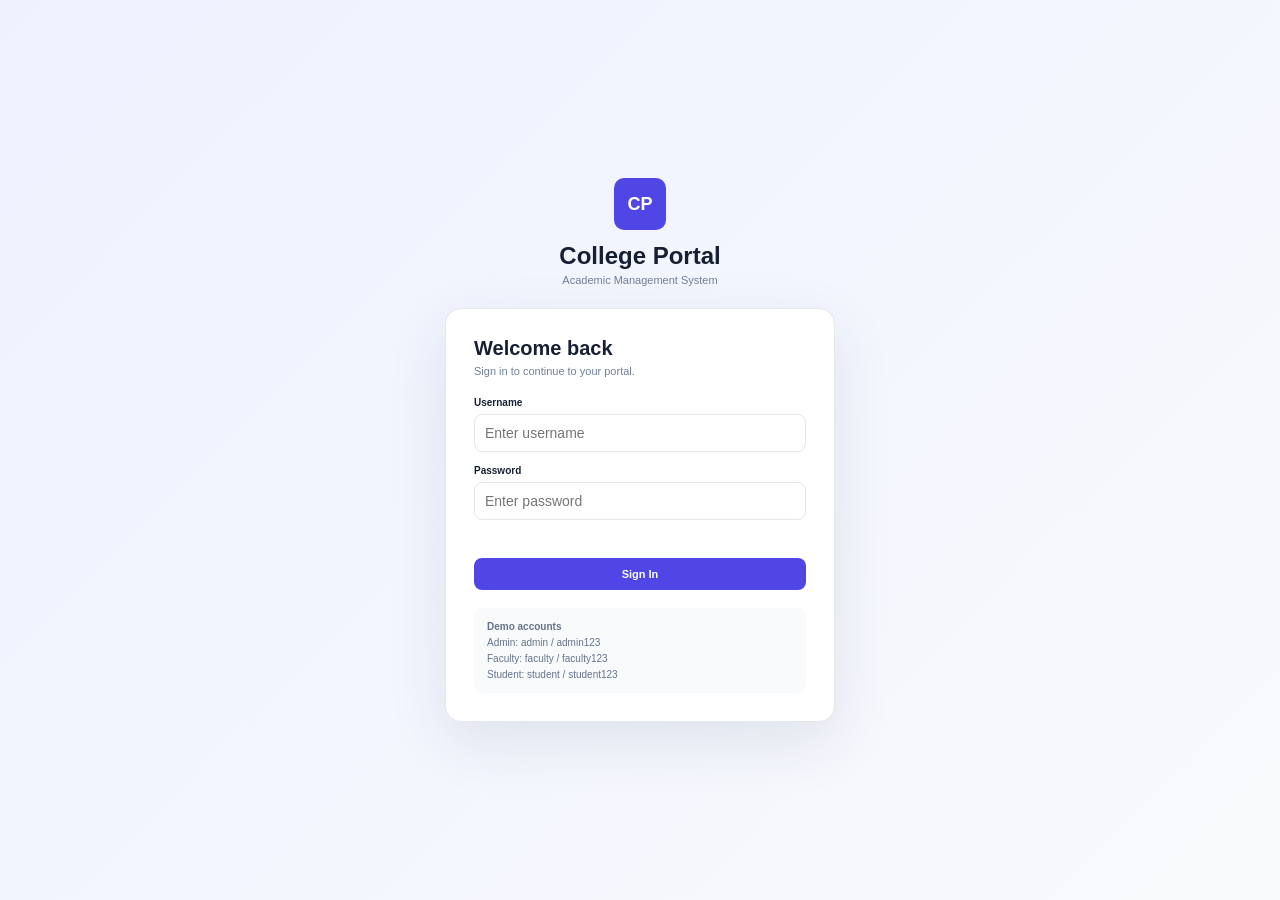
<file: index.html>
<!DOCTYPE html>
<html lang="en">
<head>
<meta charset="UTF-8">
<meta name="viewport" content="width=device-width, initial-scale=1.0">
<title>College Portal - Login</title>
<link rel="stylesheet" href="css/style.css">
</head>
<body class="login-body">

<div class="login-wrapper">
    <div class="login-brand">
        <div class="logo-icon large">CP</div>
        <h1>College Portal</h1>
        <p>Academic Management System</p>
    </div>

    <div class="login-card">
        <div class="login-heading">
            <h2>Welcome back</h2>
            <p>Sign in to continue to your portal.</p>
        </div>

        <form id="loginForm">
            <div class="form-group">
                <label for="loginUsername">Username</label>
                <input id="loginUsername" type="text" autocomplete="username" placeholder="Enter username" required>
            </div>

            <div class="form-group">
                <label for="loginPassword">Password</label>
                <input id="loginPassword" type="password" autocomplete="current-password" placeholder="Enter password" required>
            </div>

            <div id="loginError" class="form-error"></div>

            <button class="primary-btn full-btn" type="submit">Sign In</button>
        </form>

        <div class="demo-accounts">
            <strong>Demo accounts</strong>
            <span>Admin: admin / admin123</span>
            <span>Faculty: faculty / faculty123</span>
            <span>Student: student / student123</span>
        </div>
    </div>
</div>

<script src="js/script.js"></script>
</body>
</html>
</file>
<file: css/style.css>
*{margin:0;padding:0;box-sizing:border-box}
:root{--primary:#4f46e5;--primary-dark:#4338ca;--background:#f5f7fb;--surface:#fff;--text:#172033;--muted:#718096;--border:#e5e7eb;--success:#16a34a;--warning:#d97706;--danger:#dc2626;--shadow:0 8px 30px rgba(20,30,60,.06)}
body{font-family:Inter,Segoe UI,Arial,sans-serif;background:var(--background);color:var(--text);font-size:14px}
body.dark{--background:#0f172a;--surface:#172033;--text:#f8fafc;--muted:#94a3b8;--border:#2b364a;--shadow:0 8px 30px rgba(0,0,0,.2)}
button,input,select,textarea{font:inherit}
button{cursor:pointer}
.app{display:flex;min-height:100vh}
.sidebar{position:fixed;left:0;top:0;width:245px;height:100vh;background:var(--surface);border-right:1px solid var(--border);display:flex;flex-direction:column;z-index:1000}
.logo{display:flex;align-items:center;gap:11px;padding:23px 20px;border-bottom:1px solid var(--border)}
.logo-icon{width:38px;height:38px;background:var(--primary);color:#fff;border-radius:10px;display:flex;align-items:center;justify-content:center;font-weight:800}.logo-icon.large{width:52px;height:52px;font-size:18px;margin:auto}
.logo h2{font-size:18px}.logo span{font-size:11px;color:var(--muted)}
.sidebar-nav{padding:18px 12px;overflow:auto}.nav-title{font-size:9px;font-weight:800;color:var(--muted);letter-spacing:1px;margin:13px 9px 7px}
.nav-item{display:flex;gap:12px;align-items:center;width:100%;border:0;background:transparent;color:var(--muted);padding:11px 12px;border-radius:8px;text-align:left;margin:2px 0}.nav-item:hover,.nav-item.active{background:#eef2ff;color:var(--primary)}body.dark .nav-item:hover,body.dark .nav-item.active{background:#222b46}
.nav-item span{width:18px;text-align:center}.sidebar-bottom{margin-top:auto;padding:14px;border-top:1px solid var(--border)}.logout-btn{width:100%;border:0;background:transparent;color:var(--danger);padding:11px;text-align:left;border-radius:8px}.logout-btn:hover{background:#fef2f2}
.main{margin-left:245px;width:calc(100% - 245px);min-height:100vh}.topbar{height:76px;background:var(--surface);border-bottom:1px solid var(--border);display:flex;align-items:center;padding:0 28px;gap:20px;position:sticky;top:0;z-index:900}.menu-btn{display:none;border:0;background:transparent;font-size:20px;color:var(--text)}.page-heading{flex:1}.page-heading h1{font-size:20px}.page-heading p{font-size:11px;color:var(--muted);margin-top:3px}.topbar-actions{display:flex;align-items:center;gap:10px}.icon-btn{border:1px solid var(--border);background:var(--surface);color:var(--text);width:38px;height:38px;border-radius:9px}.notification-btn{position:relative}.notification-dot{position:absolute;width:6px;height:6px;background:#ef4444;border-radius:50%;top:8px;right:9px}.user-profile{display:flex;align-items:center;gap:9px;margin-left:8px}.avatar,.profile-avatar{width:38px;height:38px;border-radius:50%;background:#e0e7ff;color:var(--primary);display:flex;align-items:center;justify-content:center;font-weight:800}.user-info strong{display:block;font-size:12px}.user-info span{font-size:10px;color:var(--muted)}
.content{padding:26px;max-width:1500px;margin:auto}.page-section{display:block}.welcome-card{background:linear-gradient(135deg,#4f46e5,#6366f1);color:#fff;border-radius:15px;padding:26px;display:flex;justify-content:space-between;align-items:center;margin-bottom:20px}.welcome-card h2{font-size:24px;margin:7px 0}.welcome-card p:not(.small-label){opacity:.86}.small-label{font-size:10px;font-weight:800;letter-spacing:1px}.welcome-icon{font-size:50px}
.stats-grid{display:grid;grid-template-columns:repeat(4,1fr);gap:17px;margin-bottom:20px}.stat-card{background:var(--surface);border:1px solid var(--border);border-radius:13px;padding:19px;display:flex;align-items:center;gap:13px}.stat-icon{width:42px;height:42px;border-radius:10px;display:flex;align-items:center;justify-content:center}.stat-icon.blue{background:#e0e7ff}.stat-icon.green{background:#dcfce7}.stat-icon.purple{background:#ede9fe}.stat-icon.orange{background:#ffedd5}.stat-card span{font-size:11px;color:var(--muted)}.stat-card h3{font-size:22px;margin:4px 0}.stat-card small{font-size:10px;color:var(--muted)}.positive{color:var(--success)!important}
.dashboard-grid{display:grid;grid-template-columns:1fr 1fr;gap:20px}.card{background:var(--surface);border:1px solid var(--border);border-radius:13px;padding:20px;margin-bottom:20px;box-shadow:var(--shadow)}.card-header{display:flex;justify-content:space-between;align-items:center;gap:15px;margin-bottom:15px}.card-header h3{font-size:15px}.card-header p{font-size:11px;color:var(--muted);margin-top:4px}.text-btn{border:0;background:transparent;color:var(--primary);font-size:11px;font-weight:700}.class-item{display:flex;align-items:center;gap:12px;padding:12px 0;border-bottom:1px solid var(--border)}.class-time{font-size:11px;color:var(--primary);font-weight:700;width:85px}.class-item strong{font-size:12px}.class-item span{display:block;color:var(--muted);font-size:10px;margin-top:3px}
.section-header{display:flex;justify-content:space-between;align-items:center;gap:20px;margin-bottom:20px}.section-header h2{font-size:22px}.section-header p{color:var(--muted);font-size:11px;margin-top:4px}.primary-btn,.secondary-btn,.danger-btn{border:0;border-radius:8px;padding:10px 15px;font-size:11px;font-weight:700}.primary-btn{background:var(--primary);color:#fff}.primary-btn:hover{background:var(--primary-dark)}.secondary-btn{background:var(--border);color:var(--text)}.danger-btn{background:#fee2e2;color:#b91c1c}.full-btn{width:100%;margin-top:10px}
.table-actions{display:flex;gap:8px}.search-input,.filter-select,input,select,textarea{border:1px solid var(--border);background:var(--surface);color:var(--text);border-radius:8px;padding:10px;outline:none}.search-input{width:190px}.table-wrapper{overflow-x:auto}table{width:100%;border-collapse:collapse;min-width:700px}th{text-align:left;color:var(--muted);font-size:10px;text-transform:uppercase;padding:11px;background:var(--background)}td{padding:13px 11px;border-bottom:1px solid var(--border);font-size:12px}.student-cell{display:flex;align-items:center;gap:9px}.small-avatar{width:32px;height:32px;border-radius:50%;background:#e0e7ff;color:var(--primary);display:flex;align-items:center;justify-content:center;font-size:10px;font-weight:800}.student-cell strong{display:block}.student-cell span{font-size:10px;color:var(--muted)}.badge{display:inline-block;padding:5px 8px;border-radius:20px;font-size:9px;font-weight:700}.badge.success{background:#dcfce7;color:#15803d}.badge.warning{background:#fef3c7;color:#b45309}.badge.danger{background:#fee2e2;color:#b91c1c}.action-btn{border:0;background:transparent;padding:5px;font-size:14px}.action-btn.edit{color:var(--primary)}.action-btn.delete{color:var(--danger)}
.faculty-grid,.course-grid,.assignment-grid,.fee-grid{display:grid;grid-template-columns:repeat(3,1fr);gap:18px}.faculty-card,.course-card,.assignment-card,.fee-card,.result-box{background:var(--surface);border:1px solid var(--border);border-radius:13px;padding:20px}.faculty-card{text-align:center}.faculty-avatar{width:62px;height:62px;margin:0 auto 11px;border-radius:50%;background:#e0e7ff;color:var(--primary);display:flex;align-items:center;justify-content:center;font-weight:800;font-size:18px}.faculty-card h3,.course-card h3{font-size:15px}.faculty-card p,.course-card p,.assignment-card p{color:var(--muted);font-size:11px;margin-top:5px}.course-code{color:var(--primary);font-size:10px;font-weight:800}.course-meta{display:flex;justify-content:space-between;border-top:1px solid var(--border);padding-top:12px;margin-top:15px;font-size:10px;color:var(--muted)}.faculty-meta{display:flex;justify-content:space-between;align-items:center;gap:10px;margin-top:12px;padding-top:12px;border-top:1px solid var(--border);font-size:10px;color:var(--muted)}.faculty-toolbar{margin-bottom:18px}.faculty-details-content{padding-top:4px}.faculty-detail-head{display:flex;align-items:center;gap:14px;margin-bottom:16px}.faculty-avatar.large{width:72px;height:72px;font-size:24px}.faculty-detail-grid{display:grid;grid-template-columns:repeat(2,1fr);gap:12px;margin-bottom:18px}.faculty-detail-grid div{background:var(--background);border:1px solid var(--border);border-radius:10px;padding:12px}.faculty-detail-grid span{display:block;color:var(--muted);font-size:10px;margin-bottom:6px}.faculty-course-list{display:flex;flex-wrap:wrap;gap:10px}.course-badge{display:inline-block;padding:7px 10px;border-radius:999px;background:#eef2ff;color:var(--primary);font-size:10px;font-weight:700}.muted{color:var(--muted)}
.course-actions{display:flex;align-items:flex-end;gap:12px}.course-actions>div{display:flex;flex-direction:column;gap:6px}.course-card-actions{display:flex;justify-content:space-between;align-items:center;margin-top:12px}.course-card-actions .action-btn{padding:5px 7px}.course-card-actions [data-edit-course],.course-card-actions [data-delete-course]{font-size:12px}
.attendance-summary{display:grid;grid-template-columns:1fr 1fr;gap:20px;margin-bottom:20px}.attendance-big,.attendance-info{background:var(--surface);border:1px solid var(--border);border-radius:13px;padding:23px}.attendance-big span{color:var(--muted);font-size:12px}.attendance-big strong{display:block;font-size:38px;margin:7px 0}.progress{height:8px;background:var(--border);border-radius:20px;overflow:hidden}.progress div{height:100%;background:var(--success)}.attendance-big small{color:var(--success);display:block;margin-top:8px}.attendance-info{display:flex;align-items:center;justify-content:space-around;text-align:center}.attendance-info strong{display:block;font-size:25px}.attendance-info span{color:var(--muted);font-size:11px}
.attendance-row{padding:14px 0;border-bottom:1px solid var(--border)}.attendance-row>div{display:flex;justify-content:space-between;font-size:12px;margin-bottom:7px}.attendance-bar{height:7px;background:var(--border);border-radius:10px;overflow:hidden}.attendance-bar div{height:100%;background:var(--success)}
.timetable{display:grid;grid-template-columns:repeat(5,1fr);gap:14px}.day-column{background:var(--surface);border:1px solid var(--border);border-radius:13px;padding:15px}.day-column h3{font-size:13px;color:var(--primary);margin-bottom:10px}.schedule-item{border-left:3px solid var(--primary);background:var(--background);padding:10px;margin:8px 0;border-radius:5px}.schedule-item strong{font-size:11px}.schedule-item span{display:block;color:var(--muted);font-size:9px;margin-top:4px}
.assignment-card .assignment-status{margin-top:15px}.assignment-card h3{font-size:14px}.assignment-card .due{margin-top:14px;font-size:10px}
.result-summary{display:grid;grid-template-columns:repeat(3,1fr);gap:18px;margin-bottom:20px}.result-box span{font-size:11px;color:var(--muted)}.result-box strong{display:block;font-size:25px;margin-top:7px}.fee-grid{grid-template-columns:repeat(4,1fr);margin-bottom:20px}.fee-card span{font-size:11px;color:var(--muted)}.fee-card strong{display:block;font-size:20px;margin-top:7px}.warning-text{color:var(--warning)}
.fees-controls{display:flex;align-items:center;gap:12px;margin-bottom:18px}.fees-controls label{font-size:12px;font-weight:700}.fees-controls select{min-width:250px}.fees-empty{padding:12px 0;color:var(--muted);font-size:12px}.fee-payment-management .form-grid{margin-bottom:16px}.fee-payment-management .primary-btn:disabled{opacity:.55;cursor:not-allowed}
.notice-list{display:grid;gap:13px}.notice-item{background:var(--surface);border:1px solid var(--border);border-radius:12px;padding:18px}.notice-item h3{font-size:14px}.notice-item p{color:var(--muted);font-size:11px;margin:7px 0}.notice-date{font-size:9px;color:var(--primary);font-weight:700}
.profile-card{background:var(--surface);border:1px solid var(--border);border-radius:14px;padding:30px;text-align:center}.profile-avatar{width:76px;height:76px;font-size:22px;margin:0 auto 12px}.profile-card>p{color:var(--muted);font-size:11px}.profile-details{max-width:650px;margin:25px auto 0;display:grid;grid-template-columns:1fr 1fr;text-align:left;gap:15px}.profile-details div{border:1px solid var(--border);padding:14px;border-radius:9px}.profile-details span{display:block;color:var(--muted);font-size:10px}.profile-details strong{display:block;margin-top:5px;font-size:12px}
.settings-card{max-width:800px}.setting-row{display:flex;justify-content:space-between;align-items:center;padding:18px 0;border-bottom:1px solid var(--border)}.setting-row:last-child{border-bottom:0}.setting-row h3{font-size:13px}.setting-row p{font-size:10px;color:var(--muted);margin-top:4px}.toggle{width:45px;height:24px;border:0;border-radius:20px;background:var(--border);padding:3px;text-align:left}.toggle span{width:18px;height:18px;display:block;background:#fff;border-radius:50%;transition:.2s}.toggle.active{background:var(--primary)}.toggle.active span{transform:translateX(21px)}
.modal-overlay{position:fixed;inset:0;background:rgba(0,0,0,.55);display:none;align-items:center;justify-content:center;z-index:2000;padding:20px}.modal-overlay.active{display:flex}.modal{width:100%;max-width:620px;background:var(--surface);border-radius:14px;padding:22px;box-shadow:0 20px 60px rgba(0,0,0,.25)}.modal-header{display:flex;justify-content:space-between;align-items:center;margin-bottom:20px}.modal-header h2{font-size:18px}.modal-header button{border:0;background:transparent;color:var(--muted);font-size:25px}.form-grid{display:grid;grid-template-columns:repeat(2,1fr);gap:14px}.form-group{display:flex;flex-direction:column;gap:6px;margin-bottom:13px}.form-group label{font-size:10px;font-weight:700}.form-group input,.form-group select,.form-group textarea{width:100%}.modal-actions{display:flex;justify-content:flex-end;gap:9px;margin-top:20px}
.toast-container{position:fixed;right:20px;bottom:20px;z-index:3000;display:grid;gap:8px}.toast{background:#111827;color:#fff;padding:12px 16px;border-radius:9px;font-size:11px;box-shadow:var(--shadow)}
.login-body{min-height:100vh;display:flex;align-items:center;justify-content:center;background:linear-gradient(135deg,#eef2ff,#f8fafc)}.login-wrapper{width:100%;max-width:430px;padding:20px}.login-brand{text-align:center;margin-bottom:22px}.login-brand h1{font-size:24px;margin-top:12px}.login-brand p{color:var(--muted);font-size:11px;margin-top:4px}.login-card{background:#fff;border:1px solid #e5e7eb;border-radius:16px;padding:28px;box-shadow:0 20px 60px rgba(40,50,80,.1)}.login-heading h2{font-size:20px}.login-heading p{color:var(--muted);font-size:11px;margin:5px 0 20px}.demo-accounts{display:grid;gap:5px;margin-top:18px;padding:13px;background:#f8fafc;border-radius:9px;font-size:10px;color:#64748b}.form-error{color:var(--danger);font-size:10px;min-height:15px;margin-top:2px}
@media(max-width:1100px){.stats-grid{grid-template-columns:repeat(2,1fr)}.faculty-grid,.course-grid,.assignment-grid{grid-template-columns:repeat(2,1fr)}.fee-grid{grid-template-columns:repeat(2,1fr)}.timetable{grid-template-columns:repeat(2,1fr)}}
@media(max-width:800px){.sidebar{transform:translateX(-100%);transition:.25s}.sidebar.open{transform:translateX(0)}.main{margin-left:0;width:100%}.menu-btn{display:block}.topbar{padding:0 16px}.user-info{display:none}.content{padding:17px}.dashboard-grid,.attendance-summary{grid-template-columns:1fr}.table-actions{flex-direction:column}.search-input{width:100%}.result-summary{grid-template-columns:1fr 1fr}.timetable{grid-template-columns:1fr 1fr}}
@media(max-width:550px){.stats-grid,.faculty-grid,.course-grid,.assignment-grid,.fee-grid,.result-summary,.form-grid,.profile-details,.timetable{grid-template-columns:1fr}.welcome-card{padding:20px}.welcome-icon{display:none}.section-header{align-items:flex-start;flex-direction:column}.topbar-actions .icon-btn{display:none}.topbar{height:68px}.page-heading h1{font-size:17px}.card{padding:15px}}
.dashboard-quick-actions{margin-bottom:20px}.quick-action-list{display:flex;flex-wrap:wrap;gap:9px}.quick-action{display:flex;align-items:center;gap:16px;border:1px solid var(--border);border-radius:9px;background:var(--surface);color:var(--text);padding:10px 13px;font-size:11px;font-weight:700}.quick-action:hover{border-color:var(--primary);color:var(--primary)}.quick-action span{color:var(--primary);font-size:15px}
.dashboard-list{display:grid}.dashboard-list-item{display:flex;align-items:center;justify-content:space-between;gap:12px;padding:13px 0;border-bottom:1px solid var(--border)}.dashboard-list-item:last-child{border-bottom:0}.dashboard-list-item strong{display:block;font-size:12px}.dashboard-list-item span:not(.badge){display:block;color:var(--muted);font-size:10px;margin-top:4px}.dashboard-list-item .badge{flex-shrink:0}.notice-preview{align-items:flex-start}.notice-preview span{line-height:1.5}.notice-preview small{display:block;color:var(--primary);font-size:9px;margin-top:7px}.dashboard-empty{color:var(--muted);font-size:11px;padding:12px 0}
.dashboard-attendance{display:grid;grid-template-columns:1fr 1fr;gap:14px 20px}.dashboard-attendance-item>div:first-child{display:flex;align-items:center;justify-content:space-between;gap:8px}.dashboard-attendance-item strong{font-size:11px}.dashboard-attendance-item small{display:block;color:var(--muted);font-size:9px;margin-top:5px}.dashboard-progress{height:6px;background:var(--border);border-radius:10px;overflow:hidden;margin-top:8px}.dashboard-progress span{height:100%;display:block;background:var(--success);border-radius:inherit}.dashboard-student-summary[hidden]{display:none}.dashboard-profile-details{display:grid;grid-template-columns:repeat(4,1fr);gap:12px}.dashboard-profile-details div{border:1px solid var(--border);border-radius:9px;padding:13px}.dashboard-profile-details span{display:block;color:var(--muted);font-size:10px}.dashboard-profile-details strong{display:block;margin-top:6px;font-size:12px}
@media(max-width:800px){.dashboard-profile-details{grid-template-columns:repeat(2,1fr)}}
@media(max-width:550px){.dashboard-attendance{grid-template-columns:1fr}.dashboard-profile-details{grid-template-columns:1fr 1fr}.quick-action-list{display:grid;grid-template-columns:1fr 1fr}}
.course-search-label{position:absolute;width:1px;height:1px;padding:0;margin:-1px;overflow:hidden;clip:rect(0,0,0,0);white-space:nowrap;border:0}.course-search{width:min(280px,100%)}.course-summary{display:grid;grid-template-columns:repeat(3,1fr);gap:16px;margin-bottom:20px}.course-summary-card{display:flex;align-items:center;justify-content:space-between;gap:12px;background:var(--surface);border:1px solid var(--border);border-radius:12px;padding:16px 18px}.course-summary-card span{font-size:11px;color:var(--muted)}.course-summary-card strong{font-size:17px}.course-card{display:flex;flex-direction:column;min-height:190px}.course-card-top{display:flex;align-items:center;justify-content:space-between;gap:8px}.course-card .course-instructor{margin-top:8px}.course-card .course-meta{margin-top:auto;padding-top:13px}.course-details-btn{align-self:flex-start;margin-top:13px;padding:4px 0}.course-empty-state{text-align:center;padding:34px}.course-empty-state h3{font-size:15px}.course-empty-state p{font-size:11px;color:var(--muted);margin-top:7px}.course-details-modal{max-width:500px}.course-detail-code{font-size:12px;font-weight:800;color:var(--primary);margin-bottom:15px}.course-detail-grid{display:grid;grid-template-columns:1fr 1fr;gap:10px}.course-detail-grid div{border:1px solid var(--border);border-radius:9px;padding:12px}.course-detail-grid span{display:block;color:var(--muted);font-size:10px}.course-detail-grid strong{display:block;margin-top:6px;font-size:12px}
@media(max-width:800px){.course-summary{gap:10px}.course-summary-card{padding:13px}}
@media(max-width:550px){.course-summary{grid-template-columns:1fr}.course-search{width:100%}.course-detail-grid{grid-template-columns:1fr}}
.attendance-controls{display:flex;align-items:center;gap:10px;margin-bottom:18px}.attendance-controls label{font-size:11px;font-weight:700}.attendance-controls select{min-width:230px}.attendance-controls .secondary-btn{margin-left:auto}.attendance-big small{color:var(--success)}.attendance-big small.warning-text{color:var(--warning)}.attendance-big .progress div.attendance-progress-warning,.attendance-bar div.attendance-bar-warning{background:var(--warning)}.attendance-row{padding:16px 0}.attendance-course-heading{display:flex;align-items:center;justify-content:space-between;gap:14px;margin-bottom:11px}.attendance-course-heading>div:first-child strong{display:block;font-size:12px}.attendance-course-heading>div:first-child span{display:block;color:var(--muted);font-size:10px;margin-top:4px}.attendance-course-status{display:flex;align-items:center;gap:9px}.attendance-course-status>strong{font-size:15px}.badge.attendance-none{background:var(--border);color:var(--muted)}.attendance-course-footer{display:flex;align-items:center;gap:18px;margin-top:10px}.attendance-course-footer>span{color:var(--muted);font-size:10px}.attendance-course-footer>span strong{color:var(--text);margin-left:3px}.attendance-mark-btn{margin-left:auto;padding:8px 11px}.attendance-empty{text-align:center;color:var(--muted);font-size:12px;padding:24px}.attendance-modal{max-width:480px}.attendance-modal-course{font-size:12px;color:var(--muted);margin:-8px 0 20px}
.attendance-controls[hidden]{display:none}
@media(max-width:550px){.attendance-controls{align-items:stretch;flex-direction:column}.attendance-controls select{width:100%}.attendance-controls .secondary-btn{margin-left:0}.attendance-course-heading{align-items:flex-start}.attendance-course-status{align-items:flex-end;flex-direction:column;gap:5px}.attendance-course-footer{gap:10px;flex-wrap:wrap}.attendance-mark-btn{width:100%;margin:4px 0 0}}
.assignment-toolbar{display:flex;align-items:center;gap:10px;margin-bottom:18px}.assignment-toolbar input{min-width:220px}.assignment-toolbar select{min-width:145px}.assignment-toolbar label{font-size:11px;font-weight:700}.assignment-search-label{position:absolute;width:1px;height:1px;padding:0;margin:-1px;overflow:hidden;clip:rect(0,0,0,0);white-space:nowrap;border:0}.assignment-card{display:flex;flex-direction:column;min-height:225px}.assignment-card-heading{display:flex;align-items:center;justify-content:space-between;gap:10px}.assignment-card h3{margin-top:14px}.assignment-card p{line-height:1.5}.assignment-card-meta{display:flex;justify-content:space-between;gap:12px;border-top:1px solid var(--border);padding-top:12px;margin-top:auto;font-size:10px;color:var(--muted)}.assignment-card-meta strong{color:var(--text)}.assignment-card-actions{display:flex;align-items:center;gap:5px;margin-top:10px}.assignment-card-actions .text-btn{margin-right:auto}.assignment-empty-state{text-align:center;padding:34px}.assignment-empty-state h3{font-size:15px}.assignment-empty-state p{font-size:11px;color:var(--muted);margin-top:7px}.assignment-details-modal{max-width:600px}.assignment-detail-grid{display:grid;grid-template-columns:1fr 1fr;gap:10px}.assignment-detail-grid>div{border:1px solid var(--border);border-radius:9px;padding:12px}.assignment-detail-grid>div>span{display:block;color:var(--muted);font-size:10px}.assignment-detail-grid strong{display:block;margin-top:6px;font-size:12px}.assignment-detail-description{grid-column:1/-1}.assignment-detail-description p{font-size:12px;line-height:1.6;margin-top:7px}.assignment-form-modal{max-width:650px}.assignment-description-field{grid-column:1/-1}.assignment-form-modal textarea{resize:vertical}
@media(max-width:800px){.assignment-toolbar{flex-wrap:wrap}.assignment-toolbar input{flex:1}}
@media(max-width:550px){.assignment-toolbar{display:grid;grid-template-columns:1fr}.assignment-toolbar input,.assignment-toolbar select{width:100%}.assignment-detail-grid{grid-template-columns:1fr}.assignment-detail-description{grid-column:auto}}
.assignment-submission-summary{font-size:10px!important;color:var(--muted);margin-top:8px!important}.assignment-student-submissions{grid-column:1/-1}.assignment-student-submissions>span{display:block;color:var(--muted);font-size:10px;margin-bottom:8px}.assignment-submission-row{display:flex;align-items:center;justify-content:space-between;gap:12px;padding:9px 0;border-top:1px solid var(--border)}.assignment-submission-row strong{display:block;font-size:11px}.assignment-submission-row div span{display:block;color:var(--muted);font-size:9px;margin-top:3px}.assignment-student-submissions>p{font-size:11px;color:var(--muted)}
</file>
